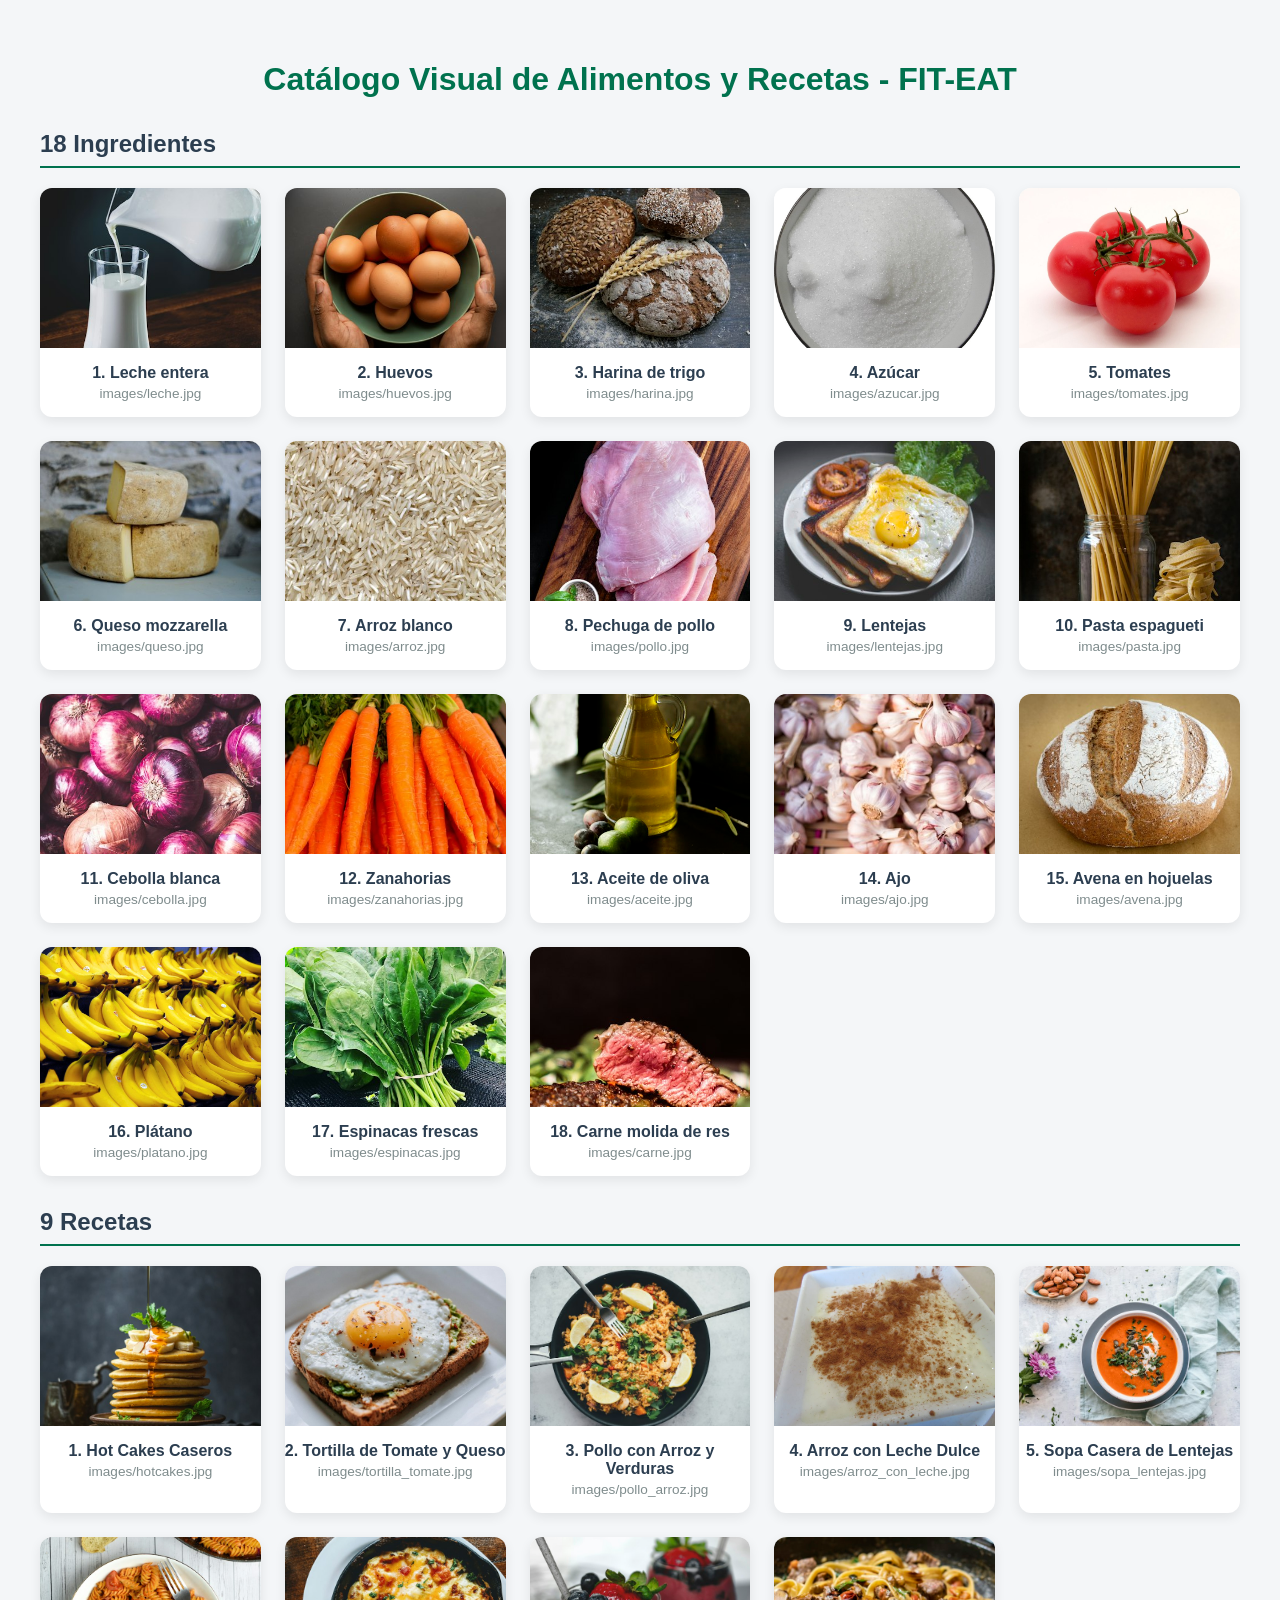
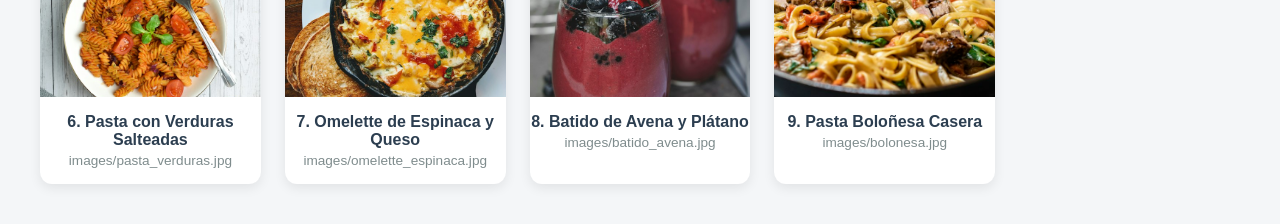
<file: src/main/webapp/catalogo_imagenes.html>
<!DOCTYPE html>
<html lang="es">
<head>
    <meta charset="UTF-8">
    <title>Catálogo Visual de Alimentos FIT-EAT</title>
    <style>
        body { font-family: sans-serif; background: #f4f6f8; padding: 2rem; }
        h1 { color: #00724e; text-align: center; }
        h2 { color: #2c3e50; border-bottom: 2px solid #00724e; padding-bottom: 0.5rem; margin-top: 2rem; }
        .grid { display: grid; grid-template-columns: repeat(auto-fill, minmax(200px, 1fr)); gap: 1.5rem; margin-top: 1rem; }
        .card { background: white; border-radius: 12px; overflow: hidden; box-shadow: 0 4px 12px rgba(0,0,0,0.08); text-align: center; padding-bottom: 1rem; }
        .card img { width: 100%; height: 160px; object-fit: cover; }
        .card h3 { font-size: 1rem; margin: 0.75rem 0 0.25rem 0; color: #2c3e50; }
        .card p { font-size: 0.85rem; color: #7f8c8d; margin: 0; }
    </style>
</head>
<body>
    <h1>Catálogo Visual de Alimentos y Recetas - FIT-EAT</h1>
    
    <h2>18 Ingredientes</h2>
    <div class="grid" id="gridIngredientes">
        <div class="card"><img src="images/leche.jpg" alt="Leche"><h3>1. Leche entera</h3><p>images/leche.jpg</p></div>
        <div class="card"><img src="images/huevos.jpg" alt="Huevos"><h3>2. Huevos</h3><p>images/huevos.jpg</p></div>
        <div class="card"><img src="images/harina.jpg" alt="Harina"><h3>3. Harina de trigo</h3><p>images/harina.jpg</p></div>
        <div class="card"><img src="images/azucar.jpg?v=2" alt="Azúcar"><h3>4. Azúcar</h3><p>images/azucar.jpg</p></div>
        <div class="card"><img src="images/tomates.jpg?v=2" alt="Tomates"><h3>5. Tomates</h3><p>images/tomates.jpg</p></div>
        <div class="card"><img src="images/queso.jpg" alt="Queso"><h3>6. Queso mozzarella</h3><p>images/queso.jpg</p></div>
        <div class="card"><img src="images/arroz.jpg" alt="Arroz"><h3>7. Arroz blanco</h3><p>images/arroz.jpg</p></div>
        <div class="card"><img src="images/pollo.jpg" alt="Pollo"><h3>8. Pechuga de pollo</h3><p>images/pollo.jpg</p></div>
        <div class="card"><img src="images/lentejas.jpg" alt="Lentejas"><h3>9. Lentejas</h3><p>images/lentejas.jpg</p></div>
        <div class="card"><img src="images/pasta.jpg" alt="Pasta"><h3>10. Pasta espagueti</h3><p>images/pasta.jpg</p></div>
        <div class="card"><img src="images/cebolla.jpg" alt="Cebolla"><h3>11. Cebolla blanca</h3><p>images/cebolla.jpg</p></div>
        <div class="card"><img src="images/zanahorias.jpg" alt="Zanahorias"><h3>12. Zanahorias</h3><p>images/zanahorias.jpg</p></div>
        <div class="card"><img src="images/aceite.jpg" alt="Aceite"><h3>13. Aceite de oliva</h3><p>images/aceite.jpg</p></div>
        <div class="card"><img src="images/ajo.jpg" alt="Ajo"><h3>14. Ajo</h3><p>images/ajo.jpg</p></div>
        <div class="card"><img src="images/avena.jpg" alt="Avena"><h3>15. Avena en hojuelas</h3><p>images/avena.jpg</p></div>
        <div class="card"><img src="images/platano.jpg" alt="Plátano"><h3>16. Plátano</h3><p>images/platano.jpg</p></div>
        <div class="card"><img src="images/espinacas.jpg" alt="Espinacas"><h3>17. Espinacas frescas</h3><p>images/espinacas.jpg</p></div>
        <div class="card"><img src="images/carne.jpg" alt="Carne"><h3>18. Carne molida de res</h3><p>images/carne.jpg</p></div>
    </div>

    <h2>9 Recetas</h2>
    <div class="grid" id="gridRecetas">
        <div class="card"><img src="images/hotcakes.jpg" alt="Hot Cakes"><h3>1. Hot Cakes Caseros</h3><p>images/hotcakes.jpg</p></div>
        <div class="card"><img src="images/tortilla_tomate.jpg" alt="Tortilla"><h3>2. Tortilla de Tomate y Queso</h3><p>images/tortilla_tomate.jpg</p></div>
        <div class="card"><img src="images/pollo_arroz.jpg" alt="Pollo con Arroz"><h3>3. Pollo con Arroz y Verduras</h3><p>images/pollo_arroz.jpg</p></div>
        <div class="card"><img src="images/arroz_con_leche.jpg?v=2" alt="Arroz con Leche"><h3>4. Arroz con Leche Dulce</h3><p>images/arroz_con_leche.jpg</p></div>
        <div class="card"><img src="images/sopa_lentejas.jpg" alt="Sopa Lentejas"><h3>5. Sopa Casera de Lentejas</h3><p>images/sopa_lentejas.jpg</p></div>
        <div class="card"><img src="images/pasta_verduras.jpg" alt="Pasta Verduras"><h3>6. Pasta con Verduras Salteadas</h3><p>images/pasta_verduras.jpg</p></div>
        <div class="card"><img src="images/omelette_espinaca.jpg" alt="Omelette Espinaca"><h3>7. Omelette de Espinaca y Queso</h3><p>images/omelette_espinaca.jpg</p></div>
        <div class="card"><img src="images/batido_avena.jpg" alt="Batido Avena"><h3>8. Batido de Avena y Plátano</h3><p>images/batido_avena.jpg</p></div>
        <div class="card"><img src="images/bolonesa.jpg" alt="Boloñesa"><h3>9. Pasta Boloñesa Casera</h3><p>images/bolonesa.jpg</p></div>
    </div>
</body>
</html>
</file>
